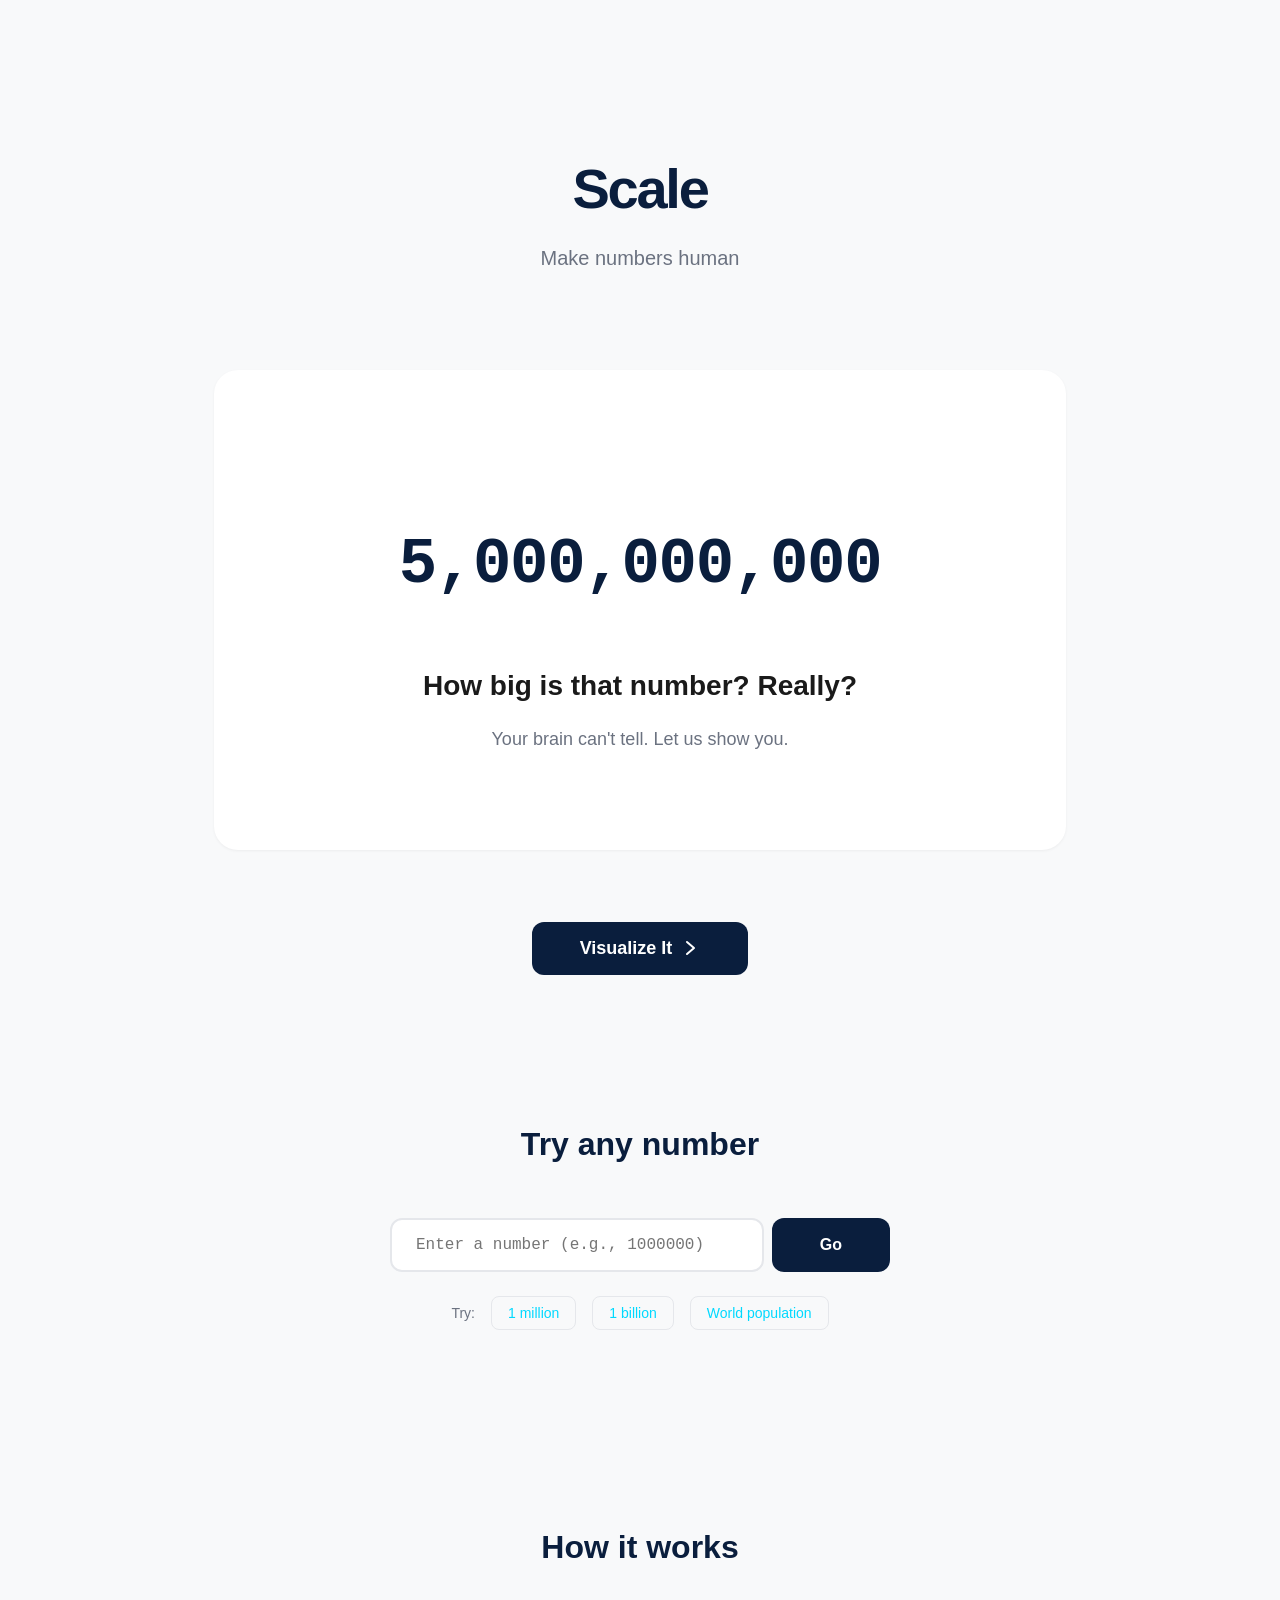
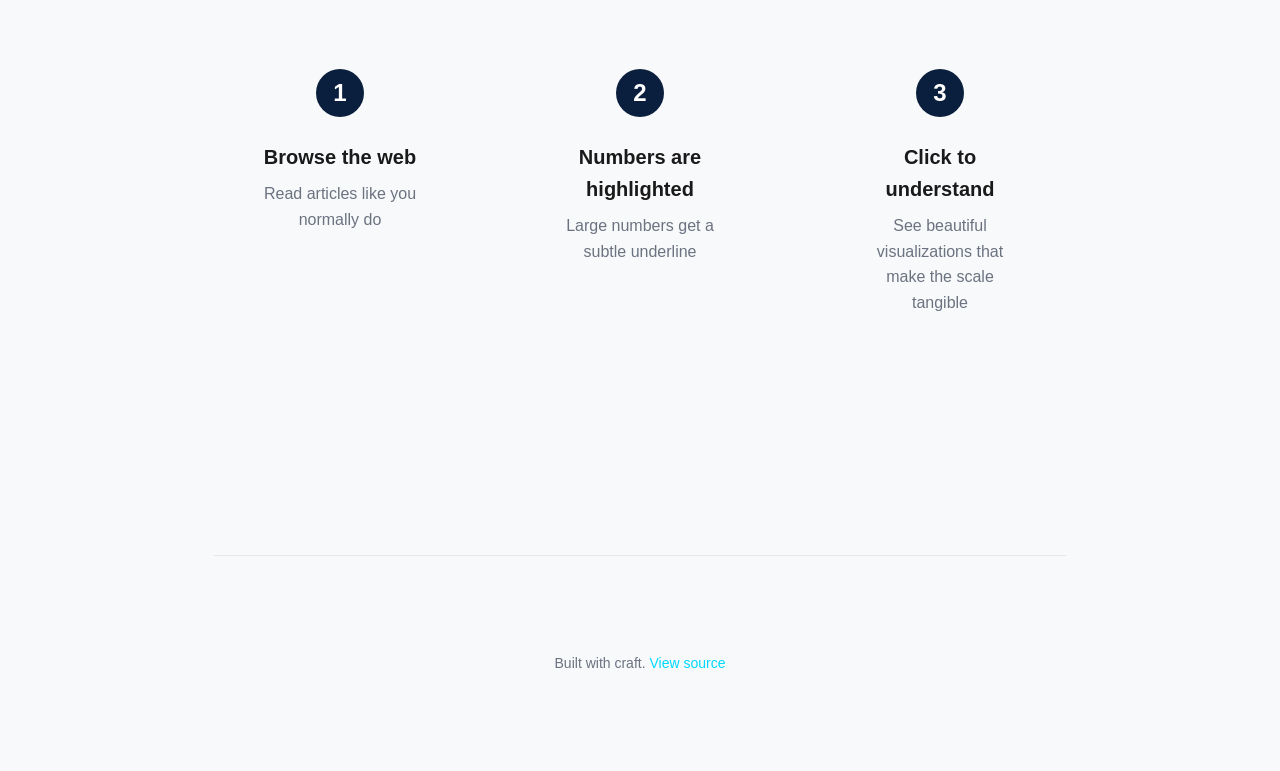
<file: index.html>
<!DOCTYPE html>
<html lang="en">
<head>
    <meta charset="UTF-8">
    <meta name="viewport" content="width=device-width, initial-scale=1.0">
    <title>Scale - Make Numbers Human</title>
    <link rel="stylesheet" href="css/main.css">
</head>
<body>
    <div class="container">
        <!-- Hero Section -->
        <header class="hero">
            <h1 class="logo">Scale</h1>
            <p class="tagline">Make numbers human</p>
        </header>

        <!-- Problem Statement -->
        <section class="problem">
            <div class="number-display">
                <span class="big-number" id="demoNumber">5,000,000,000</span>
            </div>
            <p class="question">How big is that number? Really?</p>
            <p class="subtitle">Your brain can't tell. Let us show you.</p>
        </section>

        <!-- Interactive Demo -->
        <section class="demo">
            <button class="visualize-btn" id="demoBtn">
                <span>Visualize It</span>
                <svg width="20" height="20" viewBox="0 0 20 20" fill="none" xmlns="http://www.w3.org/2000/svg">
                    <path d="M7 4L14 10L7 16" stroke="currentColor" stroke-width="2" stroke-linecap="round" stroke-linejoin="round"/>
                </svg>
            </button>
        </section>

        <!-- Try It -->
        <section class="try-it">
            <h2>Try any number</h2>
            <div class="input-group">
                <input
                    type="text"
                    id="numberInput"
                    placeholder="Enter a number (e.g., 1000000)"
                    autocomplete="off"
                />
                <button id="goBtn">Go</button>
            </div>
            <div class="examples">
                <span>Try: </span>
                <button class="example-btn" data-number="1000000">1 million</button>
                <button class="example-btn" data-number="1000000000">1 billion</button>
                <button class="example-btn" data-number="7900000000">World population</button>
            </div>
        </section>

        <!-- How It Works -->
        <section class="how-it-works">
            <h2>How it works</h2>
            <div class="steps">
                <div class="step">
                    <div class="step-number">1</div>
                    <h3>Browse the web</h3>
                    <p>Read articles like you normally do</p>
                </div>
                <div class="step">
                    <div class="step-number">2</div>
                    <h3>Numbers are highlighted</h3>
                    <p>Large numbers get a subtle underline</p>
                </div>
                <div class="step">
                    <div class="step-number">3</div>
                    <h3>Click to understand</h3>
                    <p>See beautiful visualizations that make the scale tangible</p>
                </div>
            </div>
        </section>

        <!-- Footer -->
        <footer>
            <p class="footer-text">
                Built with craft.
                <a href="https://github.com/FinanceJT/Brainstorm" target="_blank">View source</a>
            </p>
        </footer>
    </div>

    <script src="js/landing.js"></script>
</body>
</html>
</file>
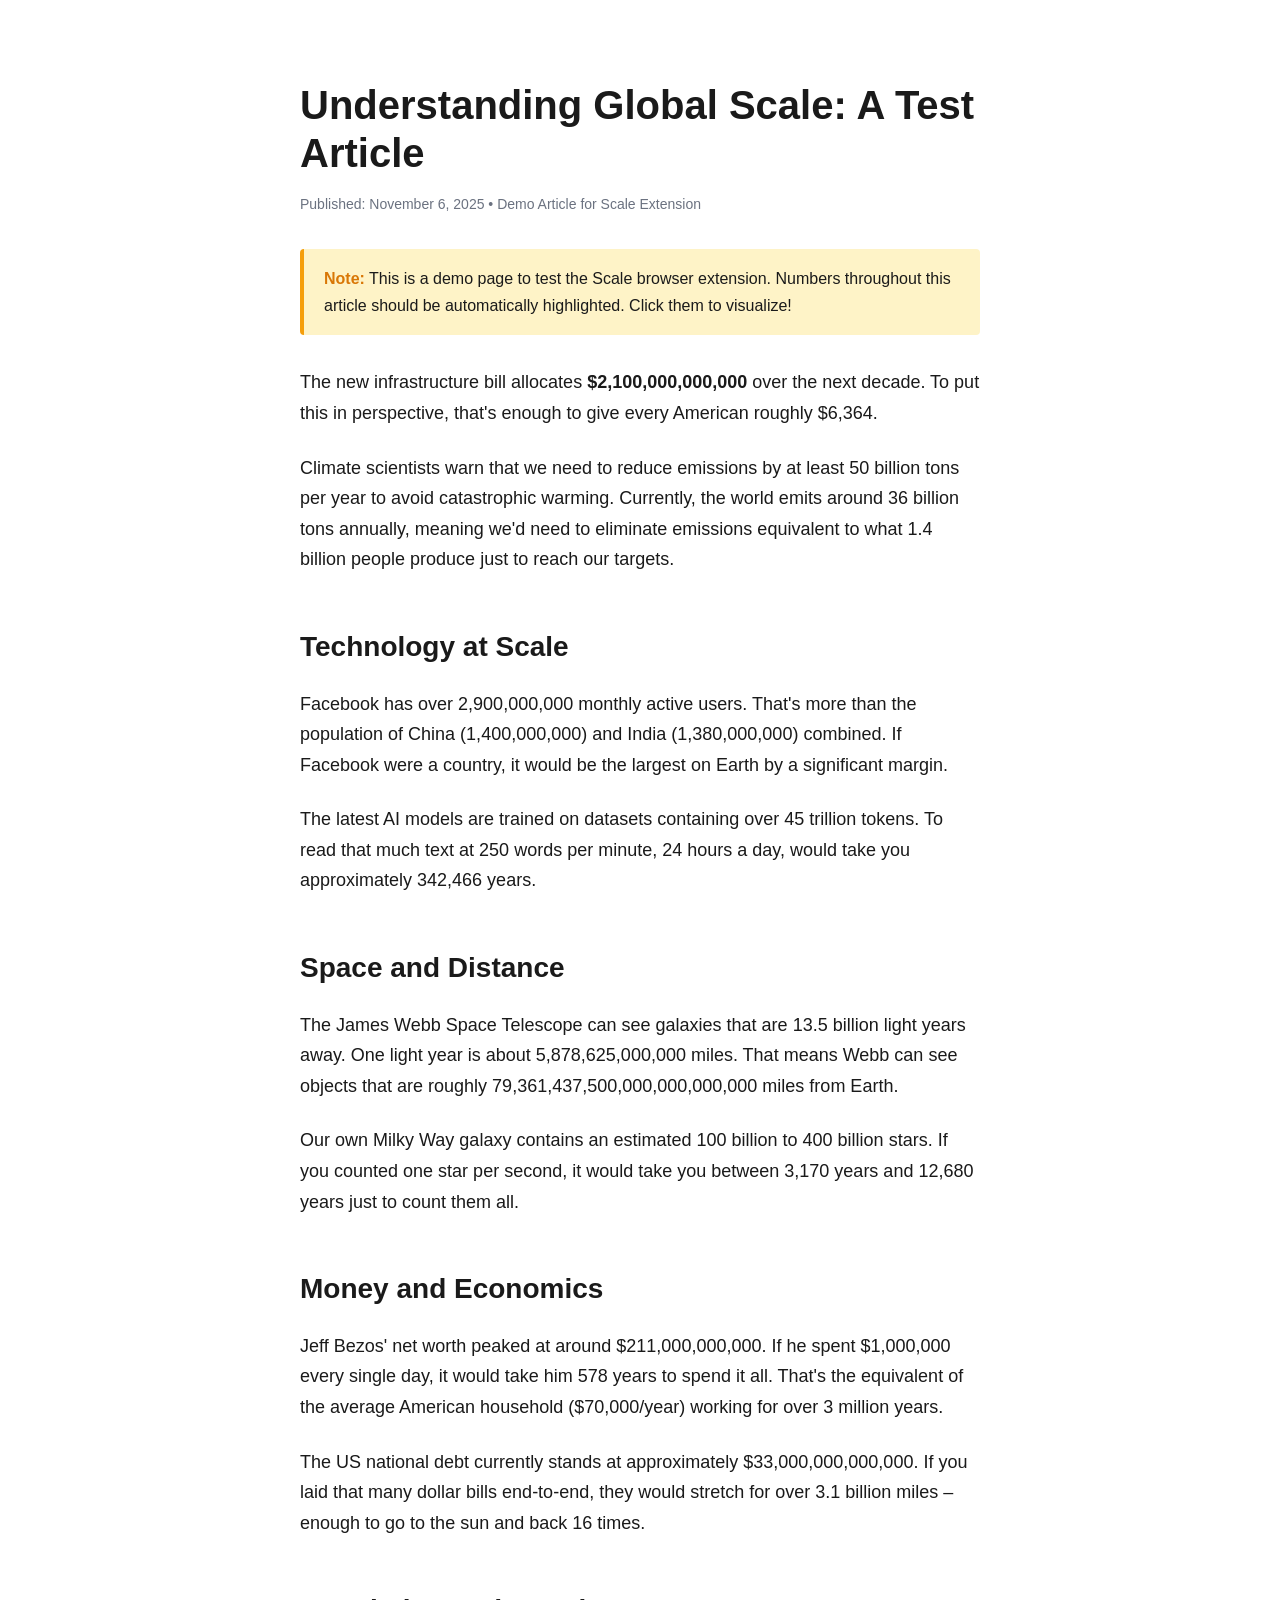
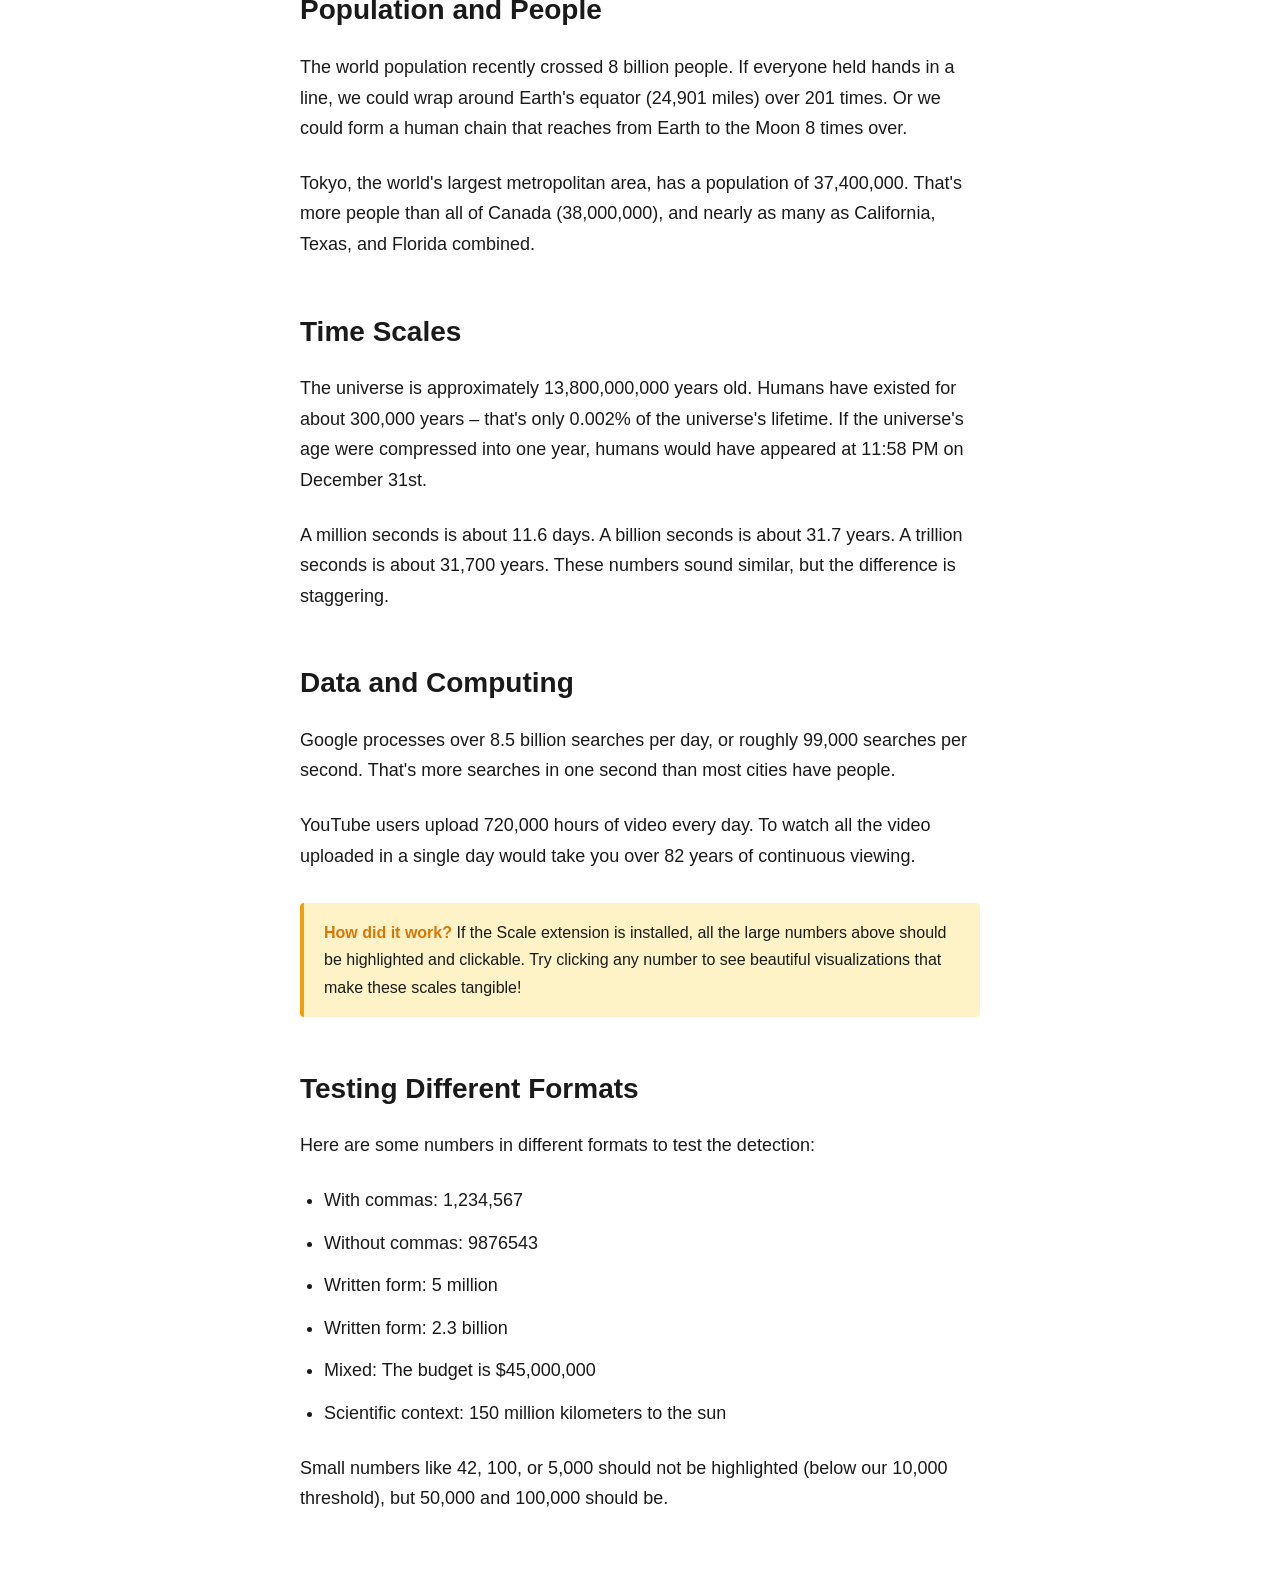
<file: demo.html>
<!DOCTYPE html>
<html lang="en">
<head>
    <meta charset="UTF-8">
    <meta name="viewport" content="width=device-width, initial-scale=1.0">
    <title>Demo Article - Test Scale Extension</title>
    <style>
        body {
            font-family: -apple-system, BlinkMacSystemFont, 'Segoe UI', 'Roboto', sans-serif;
            line-height: 1.7;
            max-width: 680px;
            margin: 0 auto;
            padding: 48px 24px;
            color: #1A1A1A;
            background: #FFFFFF;
        }

        h1 {
            font-size: 2.5rem;
            font-weight: 700;
            margin-bottom: 16px;
            line-height: 1.2;
        }

        h2 {
            font-size: 1.75rem;
            font-weight: 700;
            margin-top: 48px;
            margin-bottom: 16px;
        }

        .meta {
            color: #6B7280;
            font-size: 0.875rem;
            margin-bottom: 32px;
        }

        p {
            margin-bottom: 24px;
            font-size: 1.125rem;
        }

        .note {
            background: #FEF3C7;
            border-left: 4px solid #F59E0B;
            padding: 16px 20px;
            margin: 32px 0;
            border-radius: 4px;
        }

        .note strong {
            color: #D97706;
        }

        code {
            background: #F3F4F6;
            padding: 2px 6px;
            border-radius: 3px;
            font-family: 'SF Mono', 'Monaco', monospace;
            font-size: 0.9em;
        }

        ul {
            margin: 24px 0;
            padding-left: 24px;
        }

        li {
            margin-bottom: 12px;
            font-size: 1.125rem;
        }
    </style>
</head>
<body>
    <article>
        <h1>Understanding Global Scale: A Test Article</h1>

        <div class="meta">
            Published: November 6, 2025 • Demo Article for Scale Extension
        </div>

        <div class="note">
            <strong>Note:</strong> This is a demo page to test the Scale browser extension.
            Numbers throughout this article should be automatically highlighted. Click them to visualize!
        </div>

        <p>
            The new infrastructure bill allocates <strong>$2,100,000,000,000</strong> over the next decade.
            To put this in perspective, that's enough to give every American roughly $6,364.
        </p>

        <p>
            Climate scientists warn that we need to reduce emissions by at least 50 billion tons
            per year to avoid catastrophic warming. Currently, the world emits around 36 billion tons
            annually, meaning we'd need to eliminate emissions equivalent to what 1.4 billion people
            produce just to reach our targets.
        </p>

        <h2>Technology at Scale</h2>

        <p>
            Facebook has over 2,900,000,000 monthly active users. That's more than the population
            of China (1,400,000,000) and India (1,380,000,000) combined. If Facebook were a country,
            it would be the largest on Earth by a significant margin.
        </p>

        <p>
            The latest AI models are trained on datasets containing over 45 trillion tokens.
            To read that much text at 250 words per minute, 24 hours a day, would take you
            approximately 342,466 years.
        </p>

        <h2>Space and Distance</h2>

        <p>
            The James Webb Space Telescope can see galaxies that are 13.5 billion light years away.
            One light year is about 5,878,625,000,000 miles. That means Webb can see objects that
            are roughly 79,361,437,500,000,000,000,000 miles from Earth.
        </p>

        <p>
            Our own Milky Way galaxy contains an estimated 100 billion to 400 billion stars.
            If you counted one star per second, it would take you between 3,170 years and
            12,680 years just to count them all.
        </p>

        <h2>Money and Economics</h2>

        <p>
            Jeff Bezos' net worth peaked at around $211,000,000,000. If he spent $1,000,000
            every single day, it would take him 578 years to spend it all. That's the equivalent
            of the average American household ($70,000/year) working for over 3 million years.
        </p>

        <p>
            The US national debt currently stands at approximately $33,000,000,000,000.
            If you laid that many dollar bills end-to-end, they would stretch for over
            3.1 billion miles – enough to go to the sun and back 16 times.
        </p>

        <h2>Population and People</h2>

        <p>
            The world population recently crossed 8 billion people. If everyone held hands
            in a line, we could wrap around Earth's equator (24,901 miles) over 201 times.
            Or we could form a human chain that reaches from Earth to the Moon 8 times over.
        </p>

        <p>
            Tokyo, the world's largest metropolitan area, has a population of 37,400,000.
            That's more people than all of Canada (38,000,000), and nearly as many as
            California, Texas, and Florida combined.
        </p>

        <h2>Time Scales</h2>

        <p>
            The universe is approximately 13,800,000,000 years old. Humans have existed
            for about 300,000 years – that's only 0.002% of the universe's lifetime.
            If the universe's age were compressed into one year, humans would have appeared
            at 11:58 PM on December 31st.
        </p>

        <p>
            A million seconds is about 11.6 days. A billion seconds is about 31.7 years.
            A trillion seconds is about 31,700 years. These numbers sound similar, but
            the difference is staggering.
        </p>

        <h2>Data and Computing</h2>

        <p>
            Google processes over 8.5 billion searches per day, or roughly 99,000 searches
            per second. That's more searches in one second than most cities have people.
        </p>

        <p>
            YouTube users upload 720,000 hours of video every day. To watch all the video
            uploaded in a single day would take you over 82 years of continuous viewing.
        </p>

        <div class="note">
            <strong>How did it work?</strong> If the Scale extension is installed, all the
            large numbers above should be highlighted and clickable. Try clicking any number
            to see beautiful visualizations that make these scales tangible!
        </div>

        <h2>Testing Different Formats</h2>

        <p>Here are some numbers in different formats to test the detection:</p>

        <ul>
            <li>With commas: 1,234,567</li>
            <li>Without commas: 9876543</li>
            <li>Written form: 5 million</li>
            <li>Written form: 2.3 billion</li>
            <li>Mixed: The budget is $45,000,000</li>
            <li>Scientific context: 150 million kilometers to the sun</li>
        </ul>

        <p>
            Small numbers like 42, 100, or 5,000 should not be highlighted
            (below our 10,000 threshold), but 50,000 and 100,000 should be.
        </p>

    </article>
</body>
</html>
</file>
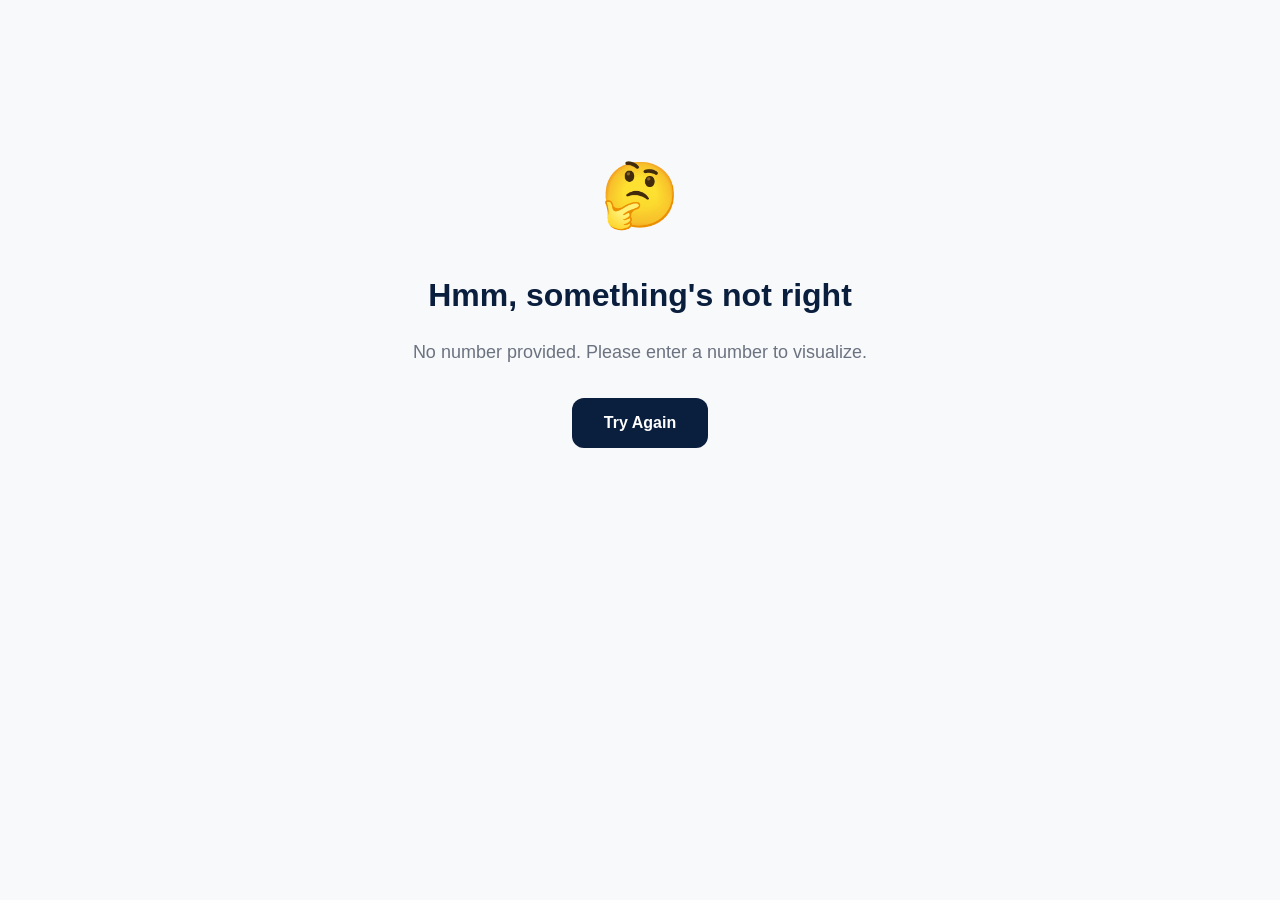
<file: visualize.html>
<!DOCTYPE html>
<html lang="en">
<head>
    <meta charset="UTF-8">
    <meta name="viewport" content="width=device-width, initial-scale=1.0">
    <title>Visualize - Scale</title>
    <link rel="stylesheet" href="css/main.css">
    <link rel="stylesheet" href="css/visualizations.css">
</head>
<body class="viz-page">
    <div class="container">
        <!-- Header -->
        <header class="viz-header">
            <a href="index.html" class="back-link">
                <svg width="20" height="20" viewBox="0 0 20 20" fill="none" xmlns="http://www.w3.org/2000/svg">
                    <path d="M13 16L7 10L13 4" stroke="currentColor" stroke-width="2" stroke-linecap="round" stroke-linejoin="round"/>
                </svg>
                Back
            </a>
            <button class="share-btn" id="shareBtn">
                <svg width="20" height="20" viewBox="0 0 20 20" fill="none" xmlns="http://www.w3.org/2000/svg">
                    <path d="M14 7L16 5L14 3M16 5H9C6.79086 5 5 6.79086 5 9V10M6 13L4 15L6 17M4 15H11C13.2091 15 15 13.2091 15 11V10" stroke="currentColor" stroke-width="2" stroke-linecap="round" stroke-linejoin="round"/>
                </svg>
                Share
            </button>
        </header>

        <!-- Number Display -->
        <section class="number-hero">
            <div class="number-display-large">
                <span id="numberDisplay">...</span>
            </div>
            <p class="number-description" id="numberDescription">Loading...</p>
        </section>

        <!-- Visualizations -->
        <div class="visualizations">

            <!-- Time Scale -->
            <div class="viz-card" id="timeViz">
                <div class="viz-header-card">
                    <h2>Time Scale</h2>
                    <p class="viz-subtitle">If you counted 1 number per second...</p>
                </div>
                <div class="viz-content">
                    <div class="time-display">
                        <div class="time-value" id="timeValue">...</div>
                        <div class="time-breakdown" id="timeBreakdown">...</div>
                    </div>
                    <div class="counter-demo">
                        <div class="counter-label">Counting now:</div>
                        <div class="counter" id="liveCounter">0</div>
                        <div class="counter-progress">
                            <div class="progress-bar" id="progressBar"></div>
                        </div>
                        <div class="counter-info">Watch how slow it is...</div>
                    </div>
                </div>
            </div>

            <!-- Physical Space -->
            <div class="viz-card" id="physicalViz">
                <div class="viz-header-card">
                    <h2>Physical Space</h2>
                    <p class="viz-subtitle">If each unit was a 1cm³ cube...</p>
                </div>
                <div class="viz-content">
                    <div class="physical-comparisons">
                        <div class="comparison-item">
                            <div class="comparison-label">Volume</div>
                            <div class="comparison-value" id="volumeValue">...</div>
                        </div>
                        <div class="comparison-item">
                            <div class="comparison-label">Height (if stacked)</div>
                            <div class="comparison-value" id="heightValue">...</div>
                        </div>
                        <div class="comparison-item">
                            <div class="comparison-label">Comparison</div>
                            <div class="comparison-value" id="sizeComparison">...</div>
                        </div>
                    </div>
                    <div class="cube-viz" id="cubeViz">
                        <!-- Canvas will be added by JS -->
                    </div>
                </div>
            </div>

            <!-- Comparative Scale -->
            <div class="viz-card" id="comparativeViz">
                <div class="viz-header-card">
                    <h2>Comparative Scale</h2>
                    <p class="viz-subtitle">Your number vs. known quantities</p>
                </div>
                <div class="viz-content">
                    <div class="comparison-bars" id="comparisonBars">
                        <!-- Will be populated by JS -->
                    </div>
                </div>
            </div>

            <!-- Human Scale -->
            <div class="viz-card" id="humanViz">
                <div class="viz-header-card">
                    <h2>Human Scale</h2>
                    <p class="viz-subtitle">If each unit was a person...</p>
                </div>
                <div class="viz-content">
                    <div class="human-comparisons" id="humanComparisons">
                        <!-- Will be populated by JS -->
                    </div>
                </div>
            </div>

        </div>

        <!-- Footer -->
        <footer>
            <p class="footer-text">
                <a href="index.html">Try another number</a>
            </p>
        </footer>
    </div>

    <script src="js/utils.js"></script>
    <script src="js/visualizations.js"></script>
    <script src="js/visualize.js"></script>
</body>
</html>
</file>
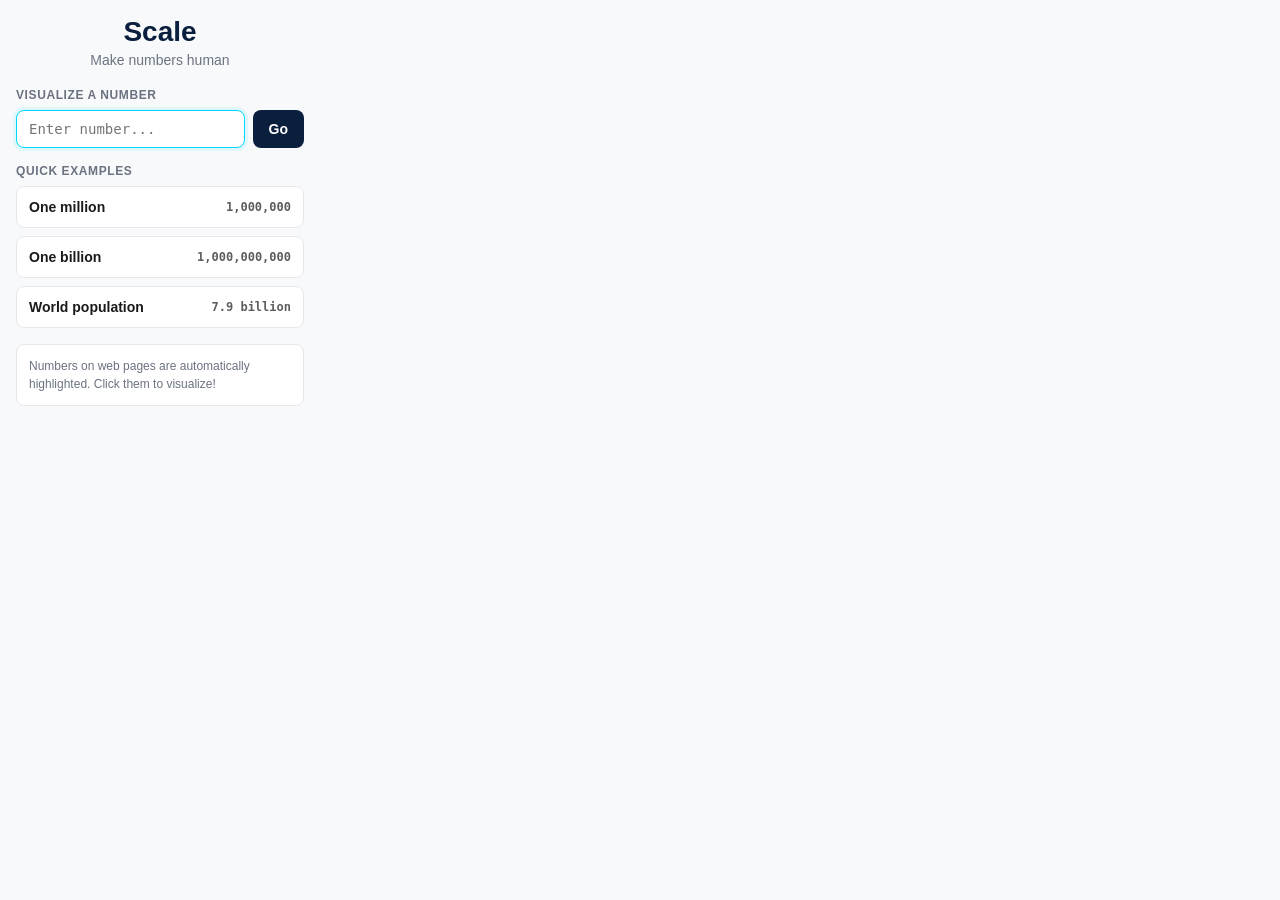
<file: extension/popup.html>
<!DOCTYPE html>
<html lang="en">
<head>
    <meta charset="UTF-8">
    <meta name="viewport" content="width=device-width, initial-scale=1.0">
    <title>Scale</title>
    <style>
        * {
            margin: 0;
            padding: 0;
            box-sizing: border-box;
        }

        body {
            width: 320px;
            font-family: -apple-system, BlinkMacSystemFont, 'Segoe UI', 'Roboto', sans-serif;
            color: #1A1A1A;
            background: #F8F9FA;
            padding: 16px;
        }

        .header {
            text-align: center;
            margin-bottom: 20px;
        }

        .logo {
            font-size: 1.75rem;
            font-weight: 700;
            color: #0A1E3D;
            margin-bottom: 4px;
        }

        .tagline {
            font-size: 0.875rem;
            color: #6B7280;
        }

        .section {
            margin-bottom: 16px;
        }

        .section-title {
            font-size: 0.75rem;
            font-weight: 600;
            text-transform: uppercase;
            letter-spacing: 0.05em;
            color: #6B7280;
            margin-bottom: 8px;
        }

        .input-group {
            display: flex;
            gap: 8px;
            margin-bottom: 12px;
        }

        input {
            flex: 1;
            padding: 10px 12px;
            font-size: 0.875rem;
            font-family: 'SF Mono', monospace;
            border: 1.5px solid #E5E7EB;
            border-radius: 8px;
            transition: all 0.2s;
        }

        input:focus {
            outline: none;
            border-color: #00D9FF;
            box-shadow: 0 0 0 3px rgba(0, 217, 255, 0.1);
        }

        button {
            padding: 10px 16px;
            font-size: 0.875rem;
            font-weight: 600;
            color: white;
            background: #0A1E3D;
            border: none;
            border-radius: 8px;
            cursor: pointer;
            transition: all 0.2s;
            font-family: inherit;
        }

        button:hover {
            background: #00D9FF;
            transform: translateY(-1px);
        }

        button:active {
            transform: translateY(0);
        }

        .examples {
            display: flex;
            flex-direction: column;
            gap: 8px;
        }

        .example-btn {
            width: 100%;
            padding: 12px;
            text-align: left;
            background: white;
            color: #1A1A1A;
            border: 1px solid #E5E7EB;
            border-radius: 8px;
            display: flex;
            justify-content: space-between;
            align-items: center;
        }

        .example-btn:hover {
            background: #0A1E3D;
            color: white;
            transform: none;
        }

        .example-label {
            font-weight: 600;
            font-size: 0.875rem;
        }

        .example-value {
            font-size: 0.75rem;
            opacity: 0.7;
            font-family: 'SF Mono', monospace;
        }

        .info {
            margin-top: 16px;
            padding: 12px;
            background: white;
            border-radius: 8px;
            border: 1px solid #E5E7EB;
        }

        .info-text {
            font-size: 0.75rem;
            color: #6B7280;
            line-height: 1.5;
        }

        .link {
            color: #00D9FF;
            text-decoration: none;
            font-weight: 600;
        }

        .link:hover {
            text-decoration: underline;
        }
    </style>
</head>
<body>
    <div class="header">
        <div class="logo">Scale</div>
        <div class="tagline">Make numbers human</div>
    </div>

    <div class="section">
        <div class="section-title">Visualize a number</div>
        <div class="input-group">
            <input
                type="text"
                id="numberInput"
                placeholder="Enter number..."
                autocomplete="off"
            />
            <button id="goBtn">Go</button>
        </div>
    </div>

    <div class="section">
        <div class="section-title">Quick examples</div>
        <div class="examples">
            <button class="example-btn" data-number="1000000">
                <span class="example-label">One million</span>
                <span class="example-value">1,000,000</span>
            </button>
            <button class="example-btn" data-number="1000000000">
                <span class="example-label">One billion</span>
                <span class="example-value">1,000,000,000</span>
            </button>
            <button class="example-btn" data-number="7900000000">
                <span class="example-label">World population</span>
                <span class="example-value">7.9 billion</span>
            </button>
        </div>
    </div>

    <div class="info">
        <div class="info-text">
            Numbers on web pages are automatically highlighted. Click them to visualize!
        </div>
    </div>

    <script src="popup.js"></script>
</body>
</html>
</file>
<file: css/main.css>
/* Scale - Main Styles */

/* Reset & Base */
* {
    margin: 0;
    padding: 0;
    box-sizing: border-box;
}

:root {
    /* Colors */
    --primary: #0A1E3D;
    --accent: #00D9FF;
    --bg: #F8F9FA;
    --text: #1A1A1A;
    --text-light: #6B7280;
    --white: #FFFFFF;
    --border: #E5E7EB;

    /* Typography */
    --font-system: -apple-system, BlinkMacSystemFont, 'Segoe UI', 'Roboto', 'Helvetica', 'Arial', sans-serif;
    --font-mono: 'SF Mono', 'Monaco', 'Inconsolata', 'Fira Code', 'Courier New', monospace;

    /* Spacing */
    --space-xs: 8px;
    --space-sm: 16px;
    --space-md: 24px;
    --space-lg: 48px;
    --space-xl: 96px;

    /* Animation */
    --ease: cubic-bezier(0.4, 0.0, 0.2, 1);
}

body {
    font-family: var(--font-system);
    color: var(--text);
    background: var(--bg);
    line-height: 1.6;
    -webkit-font-smoothing: antialiased;
    -moz-osx-font-smoothing: grayscale;
}

/* Container */
.container {
    max-width: 900px;
    margin: 0 auto;
    padding: var(--space-lg) var(--space-md);
}

/* Hero */
.hero {
    text-align: center;
    padding: var(--space-xl) 0 var(--space-lg) 0;
}

.logo {
    font-size: 3.5rem;
    font-weight: 700;
    letter-spacing: -0.04em;
    color: var(--primary);
    margin-bottom: var(--space-xs);
}

.tagline {
    font-size: 1.25rem;
    color: var(--text-light);
    font-weight: 400;
}

/* Problem Section */
.problem {
    text-align: center;
    padding: var(--space-xl) 0;
    background: var(--white);
    border-radius: 24px;
    margin: var(--space-lg) 0;
    box-shadow: 0 1px 3px rgba(0, 0, 0, 0.05);
}

.number-display {
    padding: var(--space-lg) 0;
}

.big-number {
    font-size: 4rem;
    font-weight: 700;
    font-family: var(--font-mono);
    color: var(--primary);
    letter-spacing: -0.02em;
    transition: all 0.3s var(--ease);
}

.big-number:hover {
    color: var(--accent);
    transform: scale(1.05);
}

.question {
    font-size: 1.75rem;
    font-weight: 600;
    margin-bottom: var(--space-sm);
    color: var(--text);
}

.subtitle {
    font-size: 1.125rem;
    color: var(--text-light);
}

/* Demo Section */
.demo {
    text-align: center;
    padding: var(--space-md) 0 var(--space-lg) 0;
}

.visualize-btn {
    display: inline-flex;
    align-items: center;
    gap: var(--space-xs);
    padding: var(--space-sm) var(--space-lg);
    font-size: 1.125rem;
    font-weight: 600;
    color: var(--white);
    background: var(--primary);
    border: none;
    border-radius: 12px;
    cursor: pointer;
    transition: all 0.3s var(--ease);
    font-family: var(--font-system);
}

.visualize-btn:hover {
    background: var(--accent);
    transform: translateY(-2px);
    box-shadow: 0 8px 16px rgba(0, 217, 255, 0.2);
}

.visualize-btn:active {
    transform: translateY(0);
}

.visualize-btn svg {
    transition: transform 0.3s var(--ease);
}

.visualize-btn:hover svg {
    transform: translateX(4px);
}

/* Try It Section */
.try-it {
    padding: var(--space-xl) 0;
    text-align: center;
}

.try-it h2 {
    font-size: 2rem;
    font-weight: 700;
    margin-bottom: var(--space-lg);
    color: var(--primary);
}

.input-group {
    display: flex;
    gap: var(--space-xs);
    max-width: 500px;
    margin: 0 auto var(--space-md) auto;
}

#numberInput {
    flex: 1;
    padding: var(--space-sm) var(--space-md);
    font-size: 1rem;
    border: 2px solid var(--border);
    border-radius: 12px;
    font-family: var(--font-mono);
    transition: all 0.3s var(--ease);
}

#numberInput:focus {
    outline: none;
    border-color: var(--accent);
    box-shadow: 0 0 0 3px rgba(0, 217, 255, 0.1);
}

#goBtn {
    padding: var(--space-sm) var(--space-lg);
    font-size: 1rem;
    font-weight: 600;
    color: var(--white);
    background: var(--primary);
    border: none;
    border-radius: 12px;
    cursor: pointer;
    transition: all 0.3s var(--ease);
    font-family: var(--font-system);
}

#goBtn:hover {
    background: var(--accent);
}

.examples {
    display: flex;
    align-items: center;
    justify-content: center;
    gap: var(--space-sm);
    flex-wrap: wrap;
    color: var(--text-light);
    font-size: 0.875rem;
}

.example-btn {
    padding: var(--space-xs) var(--space-sm);
    font-size: 0.875rem;
    color: var(--accent);
    background: transparent;
    border: 1px solid var(--border);
    border-radius: 8px;
    cursor: pointer;
    transition: all 0.3s var(--ease);
    font-family: var(--font-system);
}

.example-btn:hover {
    background: var(--accent);
    color: var(--white);
    border-color: var(--accent);
}

/* How It Works */
.how-it-works {
    padding: var(--space-xl) 0;
}

.how-it-works h2 {
    font-size: 2rem;
    font-weight: 700;
    text-align: center;
    margin-bottom: var(--space-lg);
    color: var(--primary);
}

.steps {
    display: grid;
    grid-template-columns: repeat(auto-fit, minmax(250px, 1fr));
    gap: var(--space-lg);
}

.step {
    text-align: center;
    padding: var(--space-lg);
}

.step-number {
    display: inline-flex;
    align-items: center;
    justify-content: center;
    width: 48px;
    height: 48px;
    font-size: 1.5rem;
    font-weight: 700;
    color: var(--white);
    background: var(--primary);
    border-radius: 50%;
    margin-bottom: var(--space-md);
}

.step h3 {
    font-size: 1.25rem;
    font-weight: 600;
    margin-bottom: var(--space-xs);
    color: var(--text);
}

.step p {
    color: var(--text-light);
}

/* Footer */
footer {
    text-align: center;
    padding: var(--space-xl) 0 var(--space-lg) 0;
    border-top: 1px solid var(--border);
    margin-top: var(--space-xl);
}

.footer-text {
    color: var(--text-light);
    font-size: 0.875rem;
}

.footer-text a {
    color: var(--accent);
    text-decoration: none;
    transition: opacity 0.3s var(--ease);
}

.footer-text a:hover {
    opacity: 0.7;
}

/* Responsive */
@media (max-width: 768px) {
    .logo {
        font-size: 2.5rem;
    }

    .big-number {
        font-size: 2.5rem;
    }

    .question {
        font-size: 1.25rem;
    }

    .input-group {
        flex-direction: column;
    }

    #goBtn {
        width: 100%;
    }
}

/* Animations */
@keyframes fadeIn {
    from {
        opacity: 0;
        transform: translateY(20px);
    }
    to {
        opacity: 1;
        transform: translateY(0);
    }
}

.hero, .problem, .demo, .try-it, .how-it-works {
    animation: fadeIn 0.6s var(--ease) backwards;
}

.problem { animation-delay: 0.1s; }
.demo { animation-delay: 0.2s; }
.try-it { animation-delay: 0.3s; }
.how-it-works { animation-delay: 0.4s; }
</file>
<file: css/visualizations.css>
/* Visualization Page Styles */

.viz-page {
    background: var(--bg);
}

/* Header */
.viz-header {
    display: flex;
    justify-content: space-between;
    align-items: center;
    padding: var(--space-md) 0;
}

.back-link,
.share-btn {
    display: inline-flex;
    align-items: center;
    gap: var(--space-xs);
    padding: var(--space-xs) var(--space-sm);
    font-size: 0.9375rem;
    color: var(--text);
    background: transparent;
    border: 1px solid var(--border);
    border-radius: 8px;
    text-decoration: none;
    cursor: pointer;
    transition: all 0.3s var(--ease);
    font-family: var(--font-system);
}

.back-link:hover,
.share-btn:hover {
    background: var(--white);
    border-color: var(--accent);
    color: var(--accent);
}

/* Number Hero */
.number-hero {
    text-align: center;
    padding: var(--space-xl) 0;
}

.number-display-large {
    font-size: 5rem;
    font-weight: 700;
    font-family: var(--font-mono);
    color: var(--primary);
    letter-spacing: -0.03em;
    margin-bottom: var(--space-md);
    line-height: 1;
}

.number-description {
    font-size: 1.5rem;
    color: var(--text-light);
    font-weight: 500;
}

/* Visualizations Grid */
.visualizations {
    display: flex;
    flex-direction: column;
    gap: var(--space-lg);
    padding: var(--space-lg) 0;
}

/* Visualization Card */
.viz-card {
    background: var(--white);
    border-radius: 16px;
    padding: var(--space-lg);
    box-shadow: 0 1px 3px rgba(0, 0, 0, 0.05);
    transition: all 0.3s var(--ease);
}

.viz-card:hover {
    box-shadow: 0 4px 12px rgba(0, 0, 0, 0.08);
}

.viz-header-card {
    margin-bottom: var(--space-lg);
}

.viz-header-card h2 {
    font-size: 1.75rem;
    font-weight: 700;
    color: var(--primary);
    margin-bottom: var(--space-xs);
}

.viz-subtitle {
    font-size: 1rem;
    color: var(--text-light);
}

.viz-content {
    /* Container for visualization content */
}

/* Time Scale Visualization */
.time-display {
    margin-bottom: var(--space-lg);
}

.time-value {
    font-size: 3rem;
    font-weight: 700;
    color: var(--accent);
    margin-bottom: var(--space-sm);
    font-family: var(--font-mono);
}

.time-breakdown {
    font-size: 1.125rem;
    color: var(--text-light);
    line-height: 1.8;
}

.counter-demo {
    background: var(--bg);
    padding: var(--space-lg);
    border-radius: 12px;
    text-align: center;
}

.counter-label {
    font-size: 0.875rem;
    color: var(--text-light);
    text-transform: uppercase;
    letter-spacing: 0.05em;
    margin-bottom: var(--space-xs);
}

.counter {
    font-size: 2.5rem;
    font-weight: 700;
    font-family: var(--font-mono);
    color: var(--primary);
    margin-bottom: var(--space-md);
}

.counter-progress {
    width: 100%;
    height: 8px;
    background: var(--border);
    border-radius: 4px;
    overflow: hidden;
    margin-bottom: var(--space-sm);
}

.progress-bar {
    height: 100%;
    background: linear-gradient(90deg, var(--accent), var(--primary));
    width: 0%;
    transition: width 1s linear;
}

.counter-info {
    font-size: 0.875rem;
    color: var(--text-light);
    font-style: italic;
}

/* Physical Space Visualization */
.physical-comparisons {
    display: grid;
    grid-template-columns: repeat(auto-fit, minmax(200px, 1fr));
    gap: var(--space-lg);
    margin-bottom: var(--space-lg);
}

.comparison-item {
    text-align: center;
    padding: var(--space-md);
    background: var(--bg);
    border-radius: 12px;
}

.comparison-label {
    font-size: 0.875rem;
    color: var(--text-light);
    text-transform: uppercase;
    letter-spacing: 0.05em;
    margin-bottom: var(--space-xs);
}

.comparison-value {
    font-size: 1.5rem;
    font-weight: 600;
    color: var(--primary);
}

.cube-viz {
    min-height: 300px;
    display: flex;
    align-items: center;
    justify-content: center;
    background: linear-gradient(135deg, #667eea 0%, #764ba2 100%);
    border-radius: 12px;
    color: var(--white);
    font-size: 1.125rem;
    text-align: center;
    padding: var(--space-lg);
}

/* Comparative Scale Visualization */
.comparison-bars {
    display: flex;
    flex-direction: column;
    gap: var(--space-lg);
}

.comparison-bar-item {
    display: flex;
    flex-direction: column;
    gap: var(--space-xs);
}

.comparison-bar-header {
    display: flex;
    justify-content: space-between;
    align-items: baseline;
}

.comparison-bar-label {
    font-size: 1rem;
    font-weight: 600;
    color: var(--text);
}

.comparison-bar-value {
    font-size: 0.875rem;
    font-family: var(--font-mono);
    color: var(--text-light);
}

.comparison-bar-container {
    height: 40px;
    background: var(--bg);
    border-radius: 8px;
    overflow: hidden;
    position: relative;
}

.comparison-bar-fill {
    height: 100%;
    background: linear-gradient(90deg, var(--accent), var(--primary));
    border-radius: 8px;
    transition: width 1s var(--ease);
    display: flex;
    align-items: center;
    justify-content: flex-end;
    padding-right: var(--space-sm);
}

.comparison-bar-fill.full {
    background: var(--primary);
}

.comparison-bar-multiplier {
    font-size: 0.75rem;
    font-weight: 700;
    color: var(--white);
    white-space: nowrap;
}

/* Human Scale Visualization */
.human-comparisons {
    display: flex;
    flex-direction: column;
    gap: var(--space-md);
}

.human-comparison-item {
    display: flex;
    align-items: center;
    gap: var(--space-md);
    padding: var(--space-md);
    background: var(--bg);
    border-radius: 12px;
}

.human-comparison-icon {
    font-size: 2rem;
    min-width: 48px;
    text-align: center;
}

.human-comparison-content {
    flex: 1;
}

.human-comparison-text {
    font-size: 1.125rem;
    color: var(--text);
    margin-bottom: var(--space-xs);
}

.human-comparison-detail {
    font-size: 0.875rem;
    color: var(--text-light);
}

.human-comparison-value {
    font-weight: 700;
    color: var(--accent);
    font-family: var(--font-mono);
}

/* Responsive */
@media (max-width: 768px) {
    .number-display-large {
        font-size: 3rem;
    }

    .time-value {
        font-size: 2rem;
    }

    .physical-comparisons {
        grid-template-columns: 1fr;
    }

    .viz-card {
        padding: var(--space-md);
    }
}

/* Animations */
@keyframes slideUp {
    from {
        opacity: 0;
        transform: translateY(30px);
    }
    to {
        opacity: 1;
        transform: translateY(0);
    }
}

.viz-card {
    animation: slideUp 0.6s var(--ease) backwards;
}

.viz-card:nth-child(1) { animation-delay: 0.1s; }
.viz-card:nth-child(2) { animation-delay: 0.2s; }
.viz-card:nth-child(3) { animation-delay: 0.3s; }
.viz-card:nth-child(4) { animation-delay: 0.4s; }

/* Pulse animation for counter */
@keyframes pulse {
    0%, 100% {
        transform: scale(1);
    }
    50% {
        transform: scale(1.05);
    }
}

.counter {
    animation: pulse 1s var(--ease) infinite;
}
</file>
